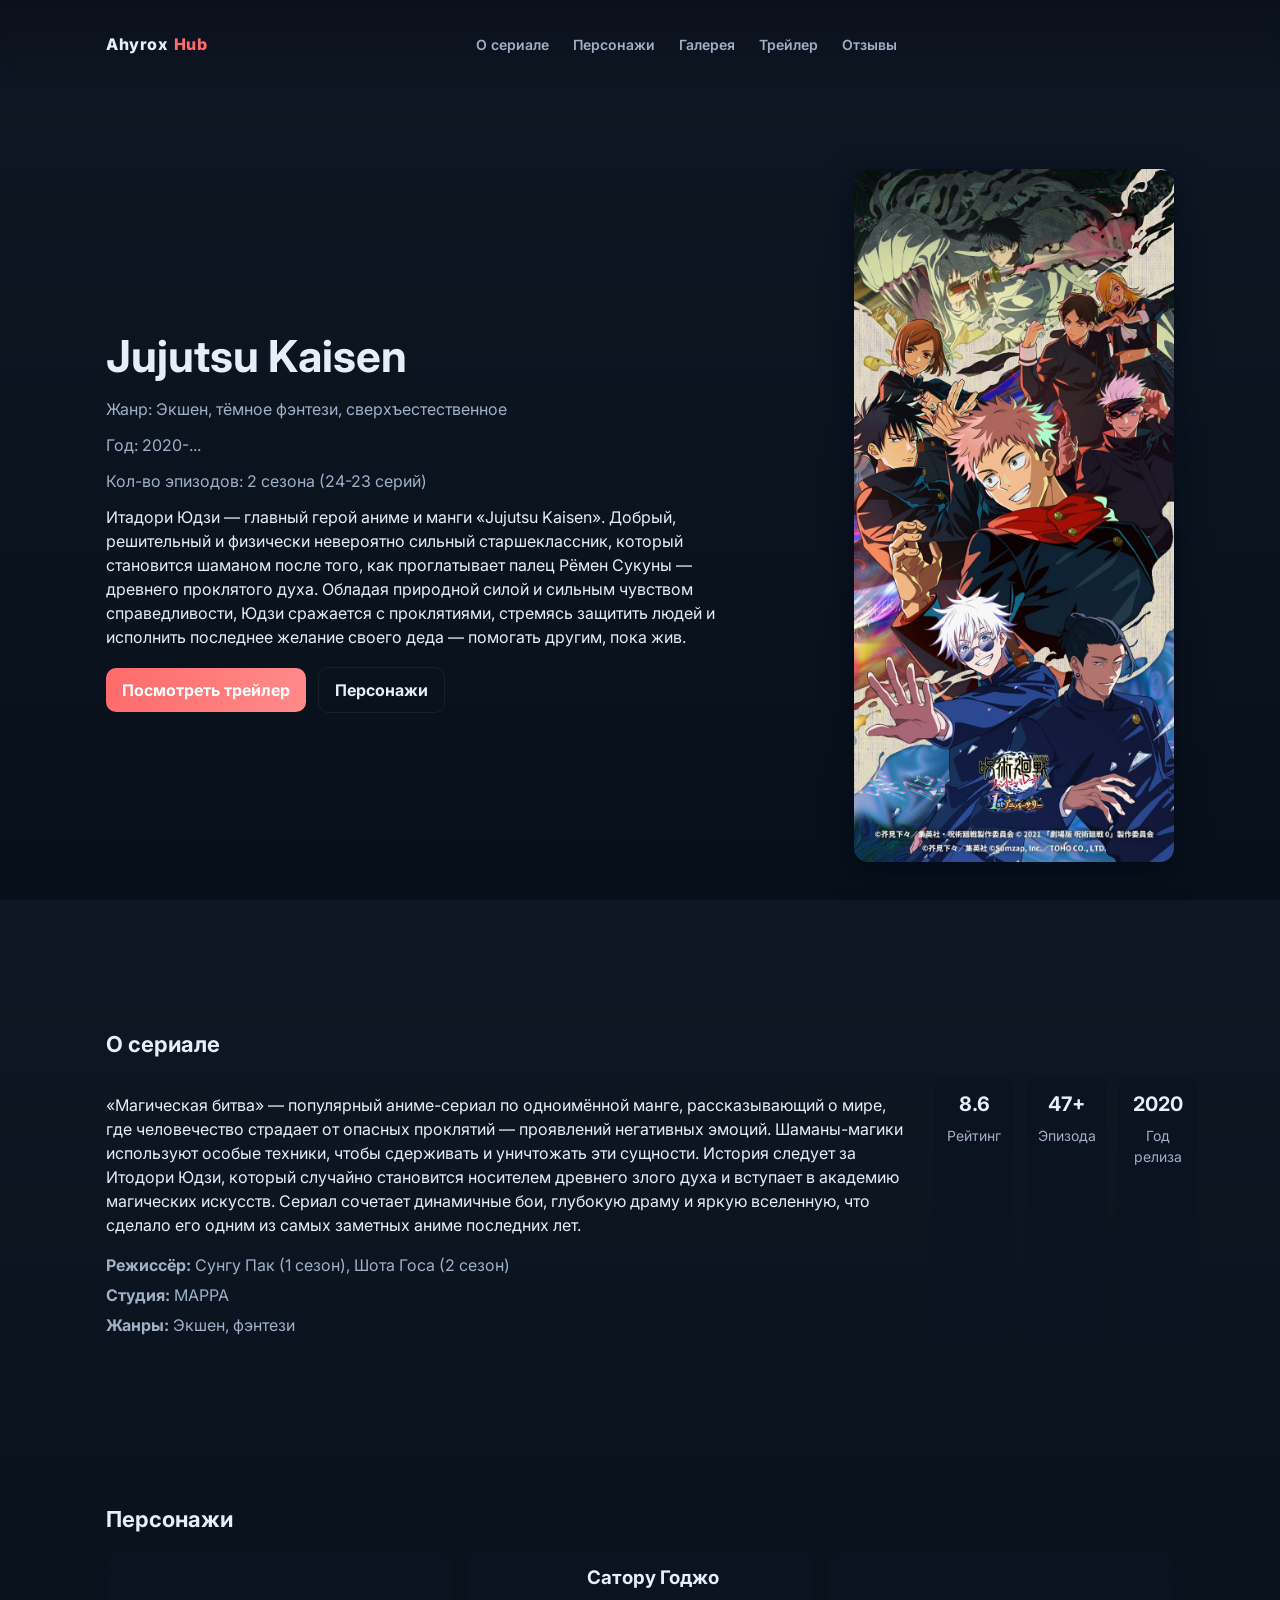
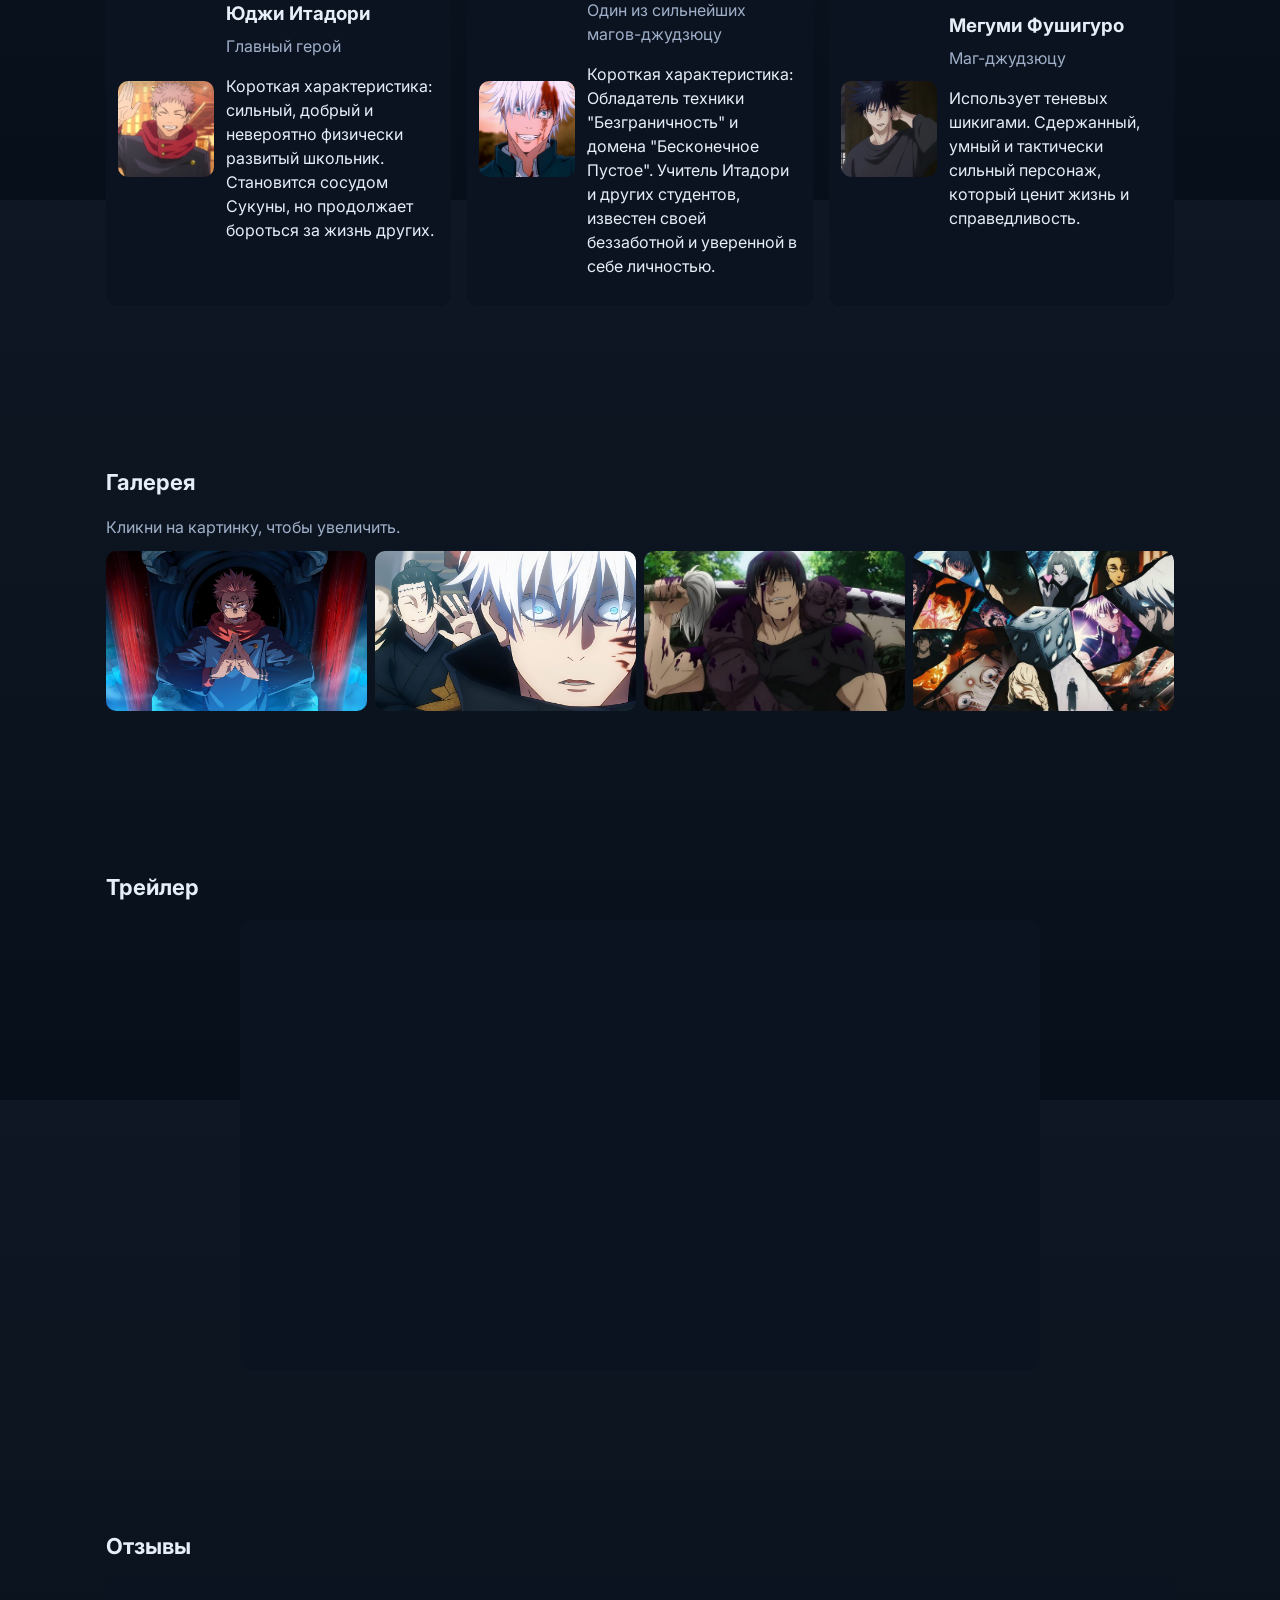
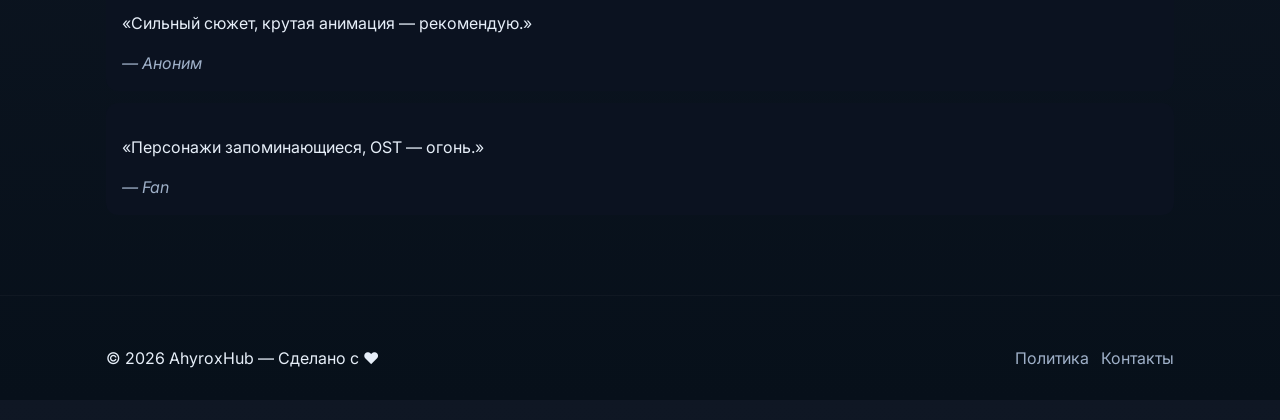
<file: index.html>
<!doctype html>
      <html lang="ru">
      <head>
        <meta charset="utf-8" />
        <meta name="viewport" content="width=device-width,initial-scale=1" />
        <title>Jujutsu Kaisen</title>
        <meta name="description" content="Итадори Юдзи — главный герой аниме и манги «Jujutsu Kaisen».
         Добрый, решительный и физически невероятно сильный старшеклассник, который становится шаманом после того, как проглатывает палец Рёмен Сукуны — древнего проклятого духа. 
         Обладая природной силой и сильным чувством справедливости, Юдзи сражается с проклятиями, стремясь защитить людей и исполнить последнее желание своего деда — помогать другим, пока жив." />

        <!-- Google Font  -->
        <link href="https://fonts.googleapis.com/css2?family=Inter:wght@300;400;600;800&display=swap" rel="stylesheet">

        <link rel="stylesheet" href="style.css">
      </head>
      <body>
        <header class="site-header">
          <div class="container header-inner">
            <a class="logo" href="#home">Ahyrox<span>Hub</span></a>

            <nav id="mainNav" class="main-nav" aria-label="Основная навигация" aria-hidden="true">
        <a href="#about">О сериале</a>
        <a href="#characters">Персонажи</a>
        <a href="#gallery">Галерея</a>
        <a href="#trailer">Трейлер</a>
        <a href="#reviews">Отзывы</a>
      </nav>


      <div class="header-actions">
        <button class="burger" aria-label="Открыть меню" aria-expanded="false">
          <span></span><span></span><span></span>
        </button>
      </div>
    </div>
  </header>

  <main>
    <!-- Hero -->
    <section class="hero" id="home" style="--hero-bg: url('assets/hero.jpg')">
      <div class="container hero-inner">
        <div class="hero-text">
          <h1 id="anime-title">Jujutsu Kaisen</h1>
          <p class="subtitle">Жанр: Экшен, тёмное фэнтези, сверхъестественное</p>
          <p class="subtitle">Год: 2020-...</p>
          <p class="subtitle">Кол-во эпизодов: 2 сезона (24-23 серий)</p>
          <p class="lead">Итадори Юдзи — главный герой аниме и манги «Jujutsu Kaisen». Добрый, решительный и физически невероятно сильный старшеклассник, который становится шаманом после того, как проглатывает палец Рёмен Сукуны — древнего проклятого духа. Обладая природной силой и сильным чувством справедливости, Юдзи сражается с проклятиями, стремясь защитить людей и исполнить последнее желание своего деда — помогать другим, пока жив.</p>

          <div class="hero-cta">
            <a class="btn" href="#trailer">Посмотреть трейлер</a>
            <a class="btn ghost" href="#characters">Персонажи</a>
          </div>
        </div>

        <div class="hero-card" aria-hidden="true">
            <img src="jujutsu.jpg" alt="Постер аниме" >
        </div>
      </div>
    </section>

    <!-- About -->
    <section class="section" id="about">
      <div class="container">
        <h2>О сериале</h2>
        <div class="about-grid">
          <div class="about-text">
            <p>
              «Магическая битва» — популярный аниме-сериал по одноимённой манге, рассказывающий о мире, где человечество страдает от опасных проклятий — проявлений негативных эмоций. Шаманы-магики используют особые техники, чтобы сдерживать и уничтожать эти сущности. История следует за Итодори Юдзи, который случайно становится носителем древнего злого духа и вступает в академию магических искусств. Сериал сочетает динамичные бои, глубокую драму и яркую вселенную, что сделало его одним из самых заметных аниме последних лет.
            </p>
            <ul class="meta-list">
              <li><strong>Режиссёр:</strong> Сунгу Пак (1 сезон), Шота Госа (2 сезон)</li>
              <li><strong>Студия:</strong> MAPPA</li>
              <li><strong>Жанры:</strong> Экшен, фэнтези</li>
            </ul>
          </div>
          <div class="about-quick">
            <div class="stat">
              <h3>8.6</h3>
              <p>Рейтинг</p>
            </div>
            <div class="stat">
              <h3>47+</h3>
              <p>Эпизода</p>
            </div>
            <div class="stat">
              <h3>2020</h3>
              <p>Год релиза</p>
            </div>
          </div>
        </div>
      </div>
    </section>

    <!-- Characters -->
    <section class="section" id="characters">
      <div class="container">
        <h2>Персонажи</h2>
        <div class="cards-grid">
          <!-- Персонаж 1 -->
          <article class="card">
              <img src="юдзи.jpg" alt="Имя персонажа 1" >
            <div class="card-body">
              <h3>Юджи Итадори</h3>
              <p class="role">Главный герой</p>
              <p>Короткая характеристика: сильный, добрый и невероятно физически развитый школьник. Становится сосудом Сукуны, но продолжает бороться за жизнь других.</p>
            </div>
          </article>

          <!-- Персонаж 2 -->
          <article class="card">
              <img src="gojo.png" alt="Имя персонажа 2">
            <div class="card-body">
              <h3>Сатору Годжо</h3>
              <p class="role">Один из сильнейших магов-джудзюцу</p>
              <p>Короткая характеристика: Обладатель техники "Безграничность" и домена "Бесконечное Пустое". Учитель Итадори и других студентов, известен своей беззаботной и уверенной в себе личностью.</p>
            </div>
          </article>

          <!-- Персонаж 3 -->
          <article class="card">
              <img src="megumi.jpg" alt="Имя персонажа 3" >
            <div class="card-body">
              <h3>Мегуми Фушигуро</h3>
              <p class="role">Маг-джудзюцу</p>
              <p>Использует теневых шикигами. Сдержанный, умный и тактически сильный персонаж, который ценит жизнь и справедливость.</p>
            </div>
          </article>
        </div>
      </div>
    </section>

    <!-- Gallery -->
    <section class="section" id="gallery">
      <div class="container">
        <h2>Галерея</h2>
        <p class="muted">Кликни на картинку, чтобы увеличить.</p>
        <div class="gallery-grid">
          <img class="gallery-item" src="jjk11.jpg" alt="Сцена 1">
          <img class="gallery-item" src="jjk2.jpg" >
          <img class="gallery-item" src="jjk3.jpg" >
          <img class="gallery-item" src="jjk4.jpg" >
        </div>
      </div>
    </section>

    <!-- Trailer -->
    <section class="section" id="trailer">
      <div class="container">
        <h2>Трейлер</h2>
        <div class="video-wrap">
          <iframe width="100%" height="400" src="https://www.youtube.com/embed/QpRd-GP1K3Y?si=TSrQhgMs10Zmr5wp" 
          title="YouTube video player" frameborder="0" allow="accelerometer; autoplay; clipboard-write; encrypted-media; gyroscope; picture-in-picture; web-share" referrerpolicy="strict-origin-when-cross-origin" allowfullscreen></iframe>
        </div>
      </div>
    </section>

    <!-- Reviews -->
    <section class="section" id="reviews">
      <div class="container">
        <h2>Отзывы</h2>
        <div class="reviews-grid">
          <blockquote class="review">
            <p>«Сильный сюжет, крутая анимация — рекомендую.»</p>
            <cite>— Аноним</cite>
          </blockquote>

          <blockquote class="review">
            <p>«Персонажи запоминающиеся, OST — огонь.»</p>
            <cite>— Fan</cite>
          </blockquote>
        </div>
      </div>
    </section>
  </main>

  <footer class="site-footer">
    <div class="container footer-inner">
      <div>© <span id="year"></span> AhyroxHub — Сделано с ❤️</div>
      <div class="footer-links">
        <a href="#about">Политика</a>
        <a href="#reviews">Контакты</a>
      </div>
    </div>
  </footer>

  <!-- Лайтбокс модал -->
  <div id="lightbox" class="lightbox" aria-hidden="true" role="dialog">
    <button class="lightbox-close" aria-label="Закрыть">✕</button>
    <img class="lightbox-image" alt="">
  </div>

  <script src="script.js"></script>
</body>
</html>
</file>
<file: style.css>
/* style.css — адаптивный modern дизайн */
/* Mobile-first */
:root{
  --bg: #0f1724;
  --card: #0b1220;
  --text: #e6eef8;
  --muted: #9fb0c8;
  --accent: #ff6b6b;
  --glass: rgba(255,255,255,0.04);

  --radius: 12px;
  --container: 1100px;
  --transition: 300ms;
}

*{box-sizing:border-box}
html,body{height:100%}
body{
  margin:0;
  font-family: 'Inter', system-ui, -apple-system, "Segoe UI", Roboto, "Helvetica Neue", Arial;
  background: linear-gradient(180deg, var(--bg) 0%, #07101a 100%);
  color:var(--text);
  -webkit-font-smoothing:antialiased;
  -moz-osx-font-smoothing:grayscale;
  line-height:1.5;
  font-size:16px;
}

/* Container */
.container{
  width:calc(100% - 32px);
  max-width:var(--container);
  margin:0 auto;
  padding:32px 16px;
}

/* Header */
.site-header{
  position:sticky;
  top:0;
  z-index:60;
  backdrop-filter: blur(6px);
  background: linear-gradient(180deg, rgba(0,0,0,0.25), transparent);
  border-bottom:1px solid rgba(255,255,255,0.03);
}
.header-inner{
  display:flex;
  gap:16px;
  align-items:center;
  justify-content:space-between;
}
.logo{font-weight:800; letter-spacing:0.6px; text-decoration:none; color:var(--text)}
.logo span{color:var(--accent); margin-left:6px}

/* Nav */
.main-nav{
  display:none;
  flex-direction:column;
  gap:12px;
  padding:16px 0;
}
.main-nav.open{
  display:flex;
}
.main-nav a{color:var(--muted); text-decoration:none; margin:0 8px 0 0; font-weight:600; font-size:14px}
.header-actions{display:flex; gap:8px; align-items:center}
#themeToggle{background:transparent;border:1px solid transparent;padding:8px;border-radius:8px;cursor:pointer;font-size:18px}
.burger{display:inline-flex; gap:4px; width:40px; height:40px; background:var(--glass); border-radius:10px; border:none; cursor:pointer}
.burger span{display:block; height:2px; background:var(--text); border-radius:2px; margin:6px 8px}

/* Hero */
.hero{
  padding:48px 0;
  background-size:cover;
  background-position:center;
  position:relative;
  overflow:hidden;
}
.hero-inner{display:flex; gap:24px; align-items:center; justify-content:space-between; flex-wrap:wrap}
.hero-text{flex:1; min-width:260px; max-width:640px}
#anime-title{font-size:clamp(28px,5vw,44px); margin:0 0 8px}
.subtitle{color:var(--muted); margin:0 0 12px}
.lead{margin:0 0 18px; color:var(--text)}
.hero-cta .btn{display:inline-block; padding:10px 16px; border-radius:10px; text-decoration:none; background:linear-gradient(90deg,var(--accent),#ff8a8a); color:white; font-weight:700; margin-right:8px}
.btn.ghost{background:transparent; border:1px solid rgba(255,255,255,0.06); color:var(--text)}

.hero-card img{width:220px; border-radius:14px; box-shadow: 0 10px 30px rgba(2,6,23,0.6)}

/* Sections */
.section{padding:48px 0}
.section h2{margin:0 0 16px; font-size:22px}
.muted{color:var(--muted); margin-bottom:12px}

/* About grid */
.about-grid{display:grid; grid-template-columns:1fr; gap:20px}
.meta-list{list-style:none; padding:0; margin:12px 0 0; color:var(--muted)}
.meta-list li{margin:6px 0}

/* Quick stats */
.about-quick{display:flex; gap:12px; justify-content:space-between}
.stat{background:var(--card); padding:12px; border-radius:12px; text-align:center; min-width:80px}
.stat h3{margin:0; font-size:20px}
.stat p{margin:6px 0 0; color:var(--muted); font-size:14px}

/* Cards grid */
.cards-grid{display:grid; grid-template-columns:1fr; gap:16px}
.card{background:var(--card); border-radius:12px; overflow:hidden; display:flex; gap:12px; align-items:center; padding:12px}
.card img{width:96px; height:96px; object-fit:cover; border-radius:10px; flex-shrink:0}
.card-body h3{margin:0 0 6px}
.card-body .role{color:var(--muted); margin:0 0 8px}

/* Gallery */
.gallery-grid{display:grid; grid-template-columns:repeat(2,1fr); gap:8px}
.gallery-item{width:100%; height:160px; object-fit:cover; border-radius:10px; cursor:pointer; display:block; transition:transform var(--transition)}
.gallery-item:hover{transform:scale(1.03)}

/* Video */
.video-wrap{
  background:var(--card); 
  border-radius:12px; 
  padding:8px;
  position:relative;
  width:100%;
  max-width:800px;
  margin:0 auto;
  aspect-ratio:16/9;
  overflow:hidden;
}
.video-wrap iframe{
  position:absolute;
  top:0;
  left:0;
  width:100%;
  height:100%;
  border:none;
}

/* Reviews */
.reviews-grid{display:grid; gap:12px}
.review{background:var(--card); padding:16px; border-radius:12px; margin:0}
.review cite{display:block; margin-top:8px; color:var(--muted)}

/* Footer */
.site-footer{padding:18px 0; border-top:1px solid rgba(255,255,255,0.03)}
.footer-inner{display:flex; justify-content:space-between; align-items:center; gap:12px; flex-wrap:wrap}
.footer-links a{color:var(--muted); margin-left:8px; text-decoration:none}

/* Lightbox */
.lightbox{position:fixed; inset:0; display:none; align-items:center; justify-content:center; background:rgba(2,6,23,0.7); z-index:200}
.lightbox.open{display:flex}
.lightbox-image{max-width:95%; max-height:85%; border-radius:10px}
.lightbox-close{position:absolute; top:20px; right:20px; background:transparent; color:white; border:none; font-size:22px; cursor:pointer}

/* Responsive larger screens */
@media(min-width:760px){
  .main-nav{display:flex; align-items:center; flex-direction:row; gap:16px; padding:0}
  .main-nav.open{display:flex}
  .burger{display:none}
  .about-grid{grid-template-columns:1fr 240px}
  .cards-grid{grid-template-columns:repeat(3,1fr)}
  .gallery-grid{grid-template-columns:repeat(4,1fr)}
  .hero-card img{width:320px}
}

@media(prefers-reduced-motion:reduce){
  *{transition:none!important}
}
</file>
